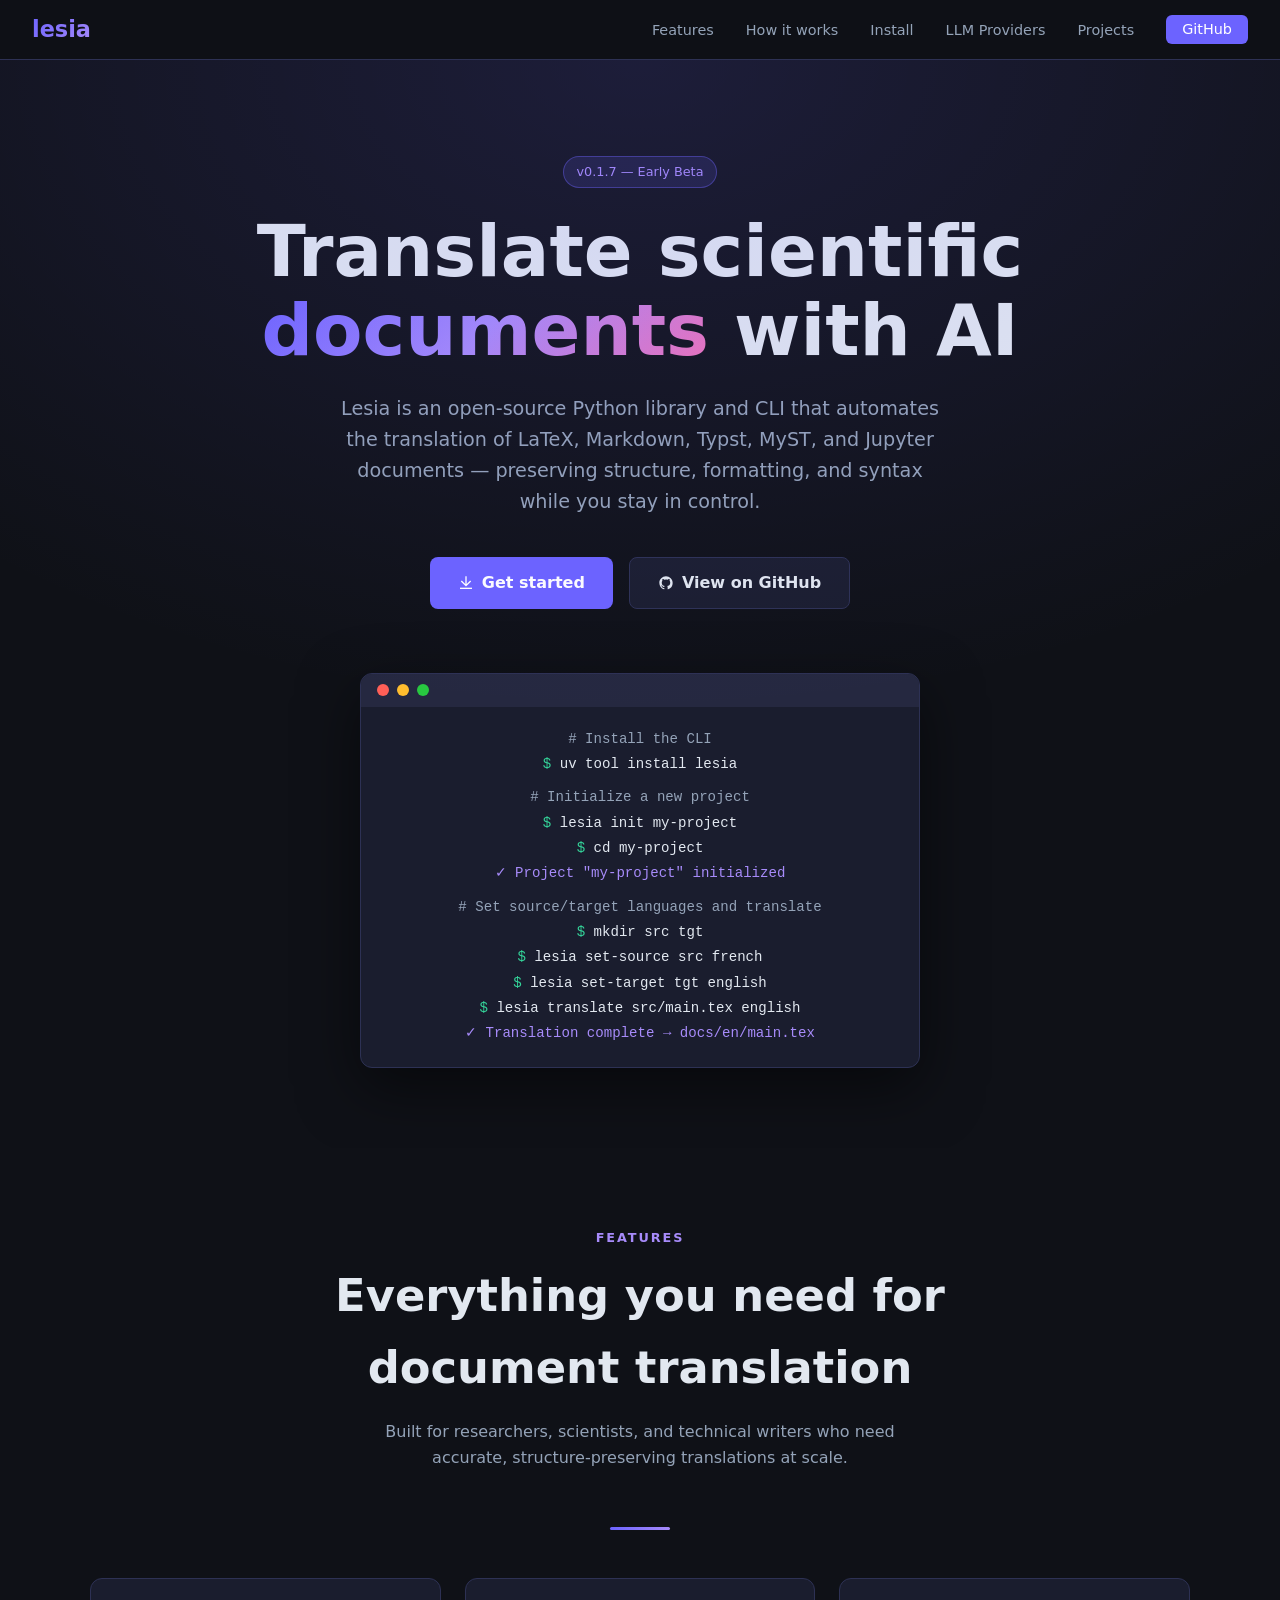
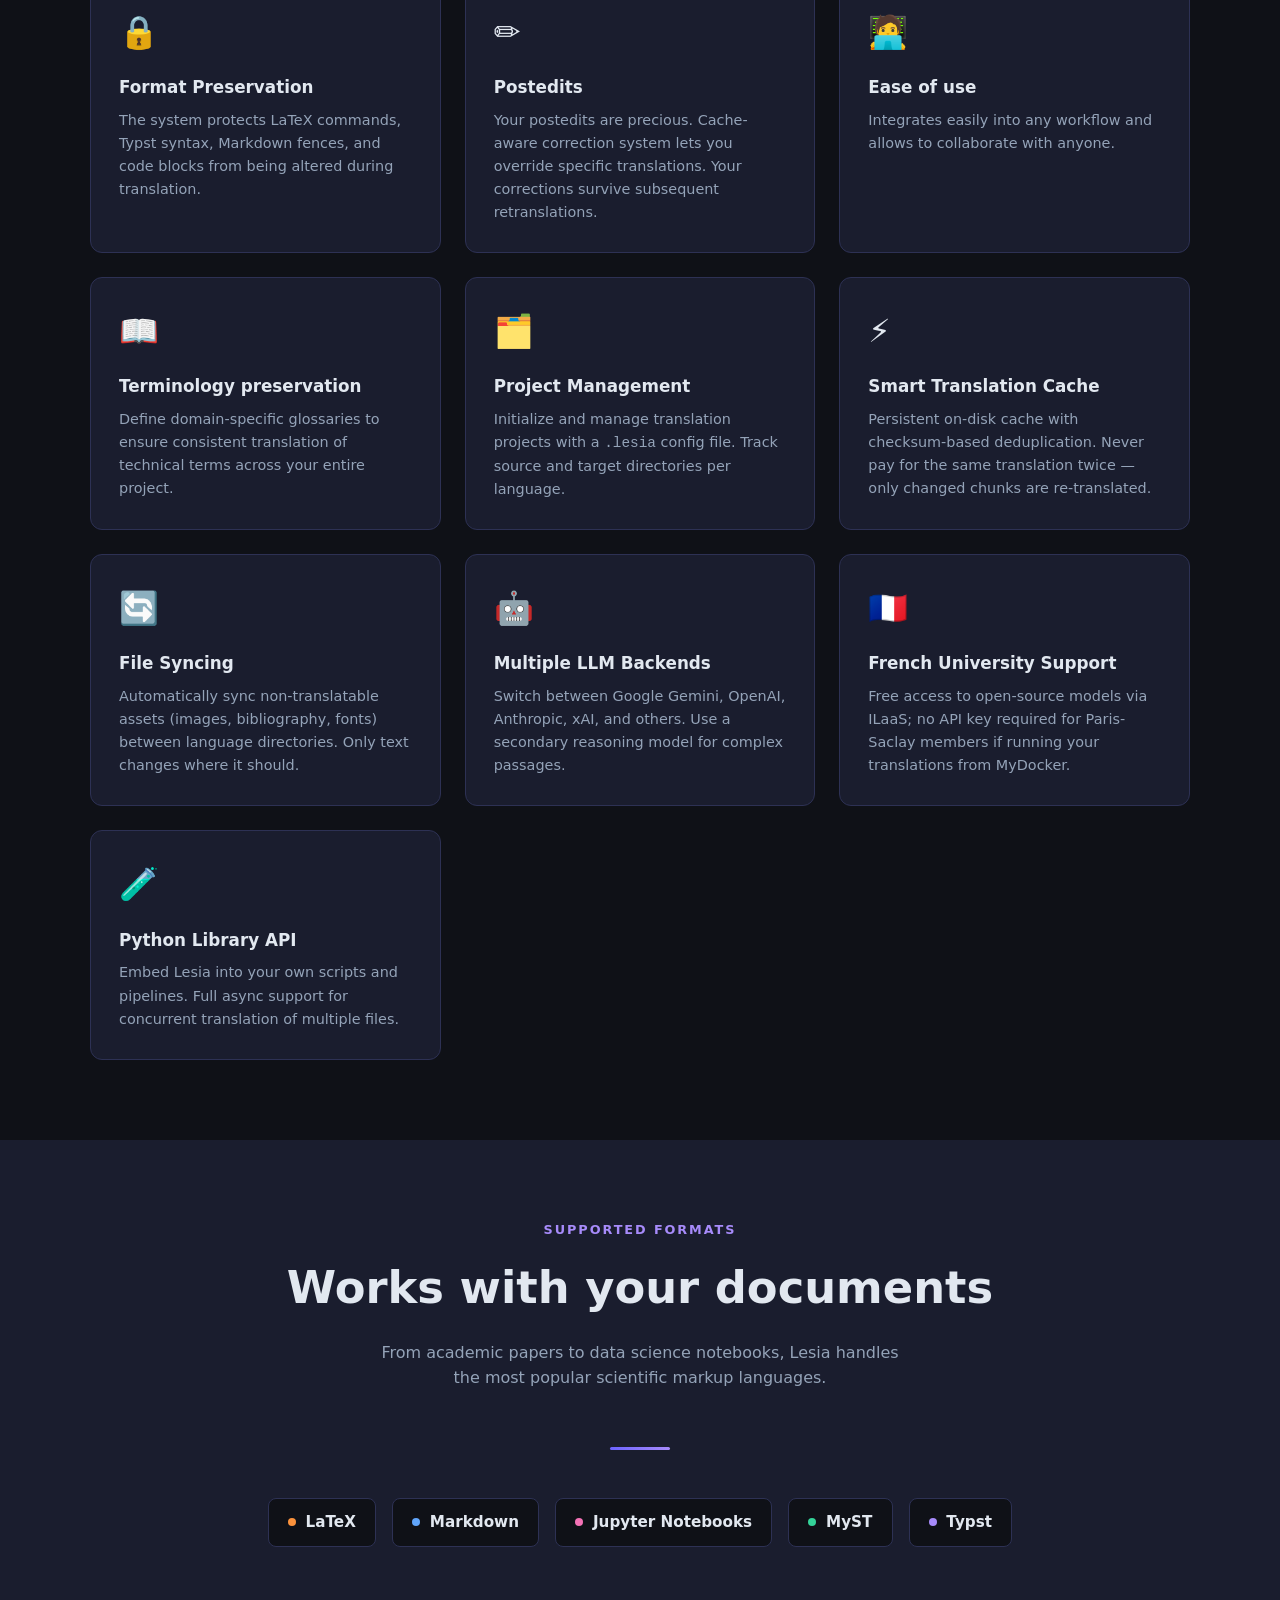
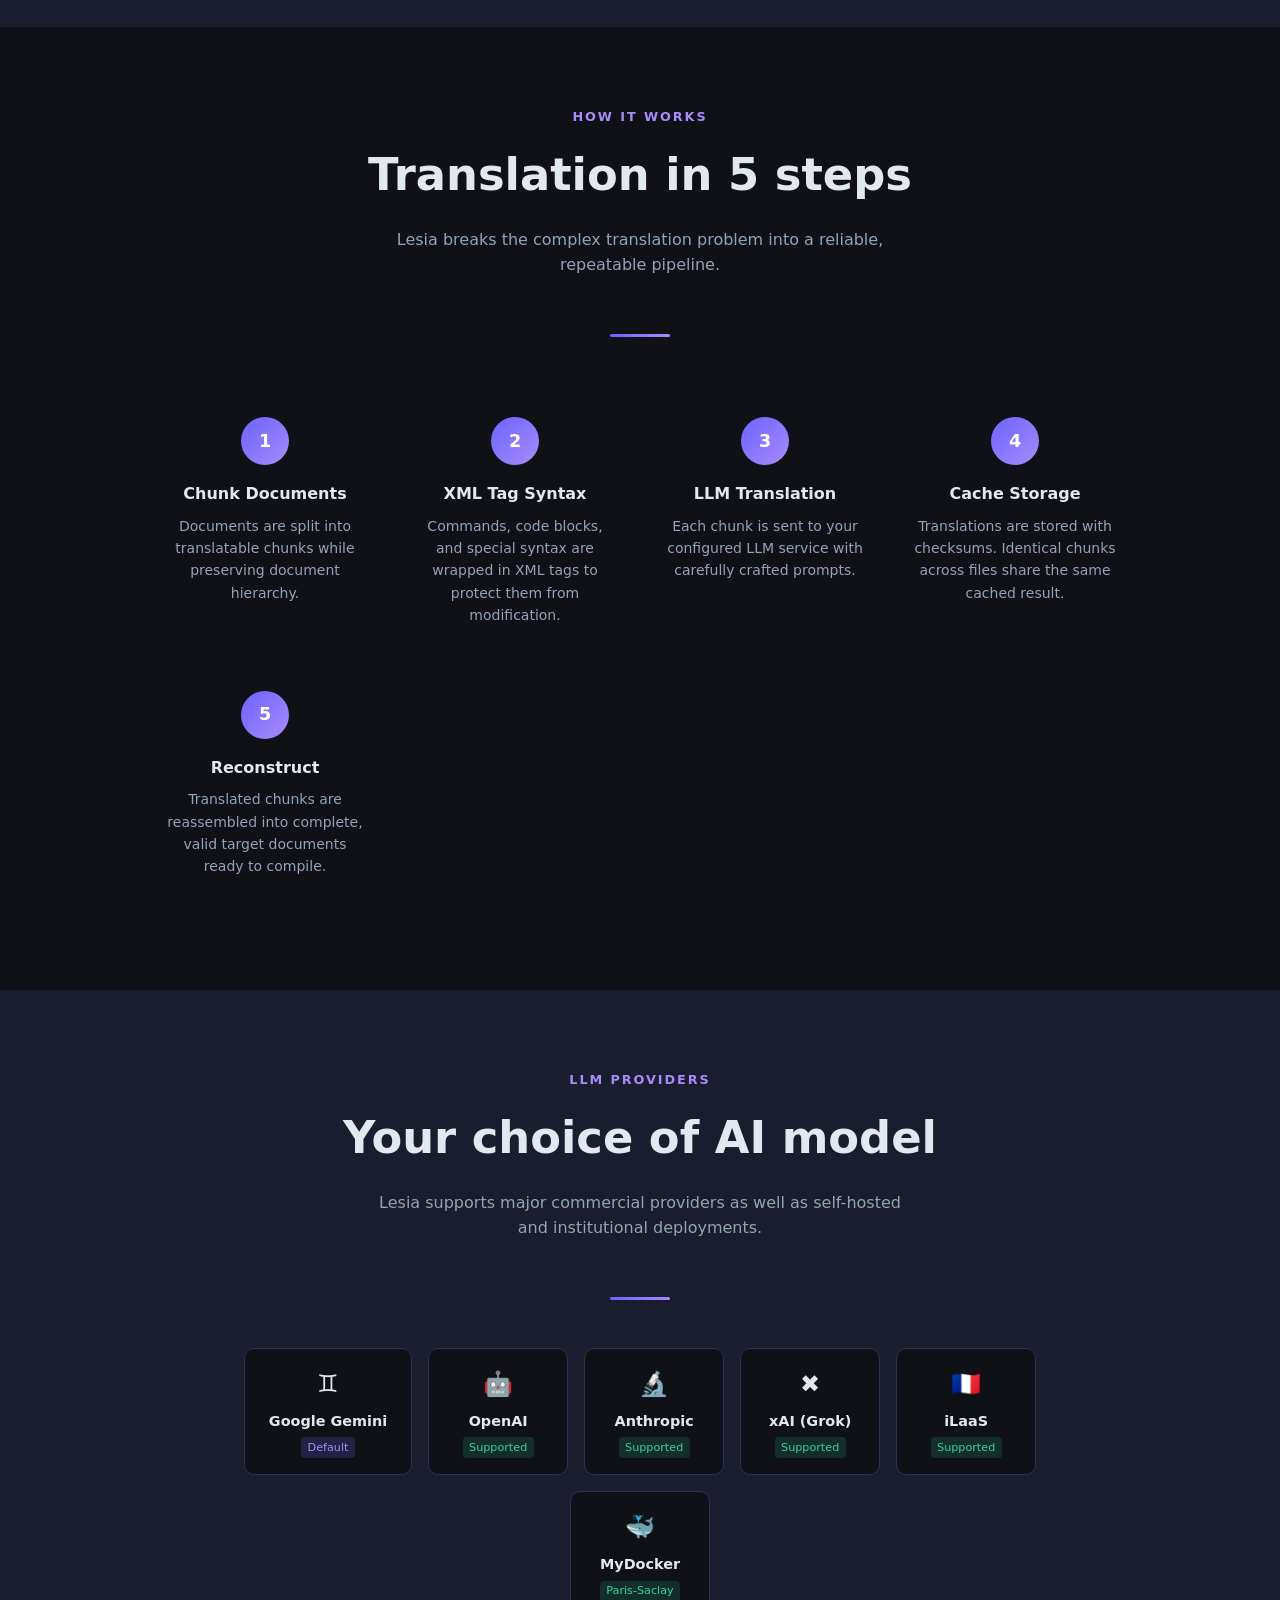
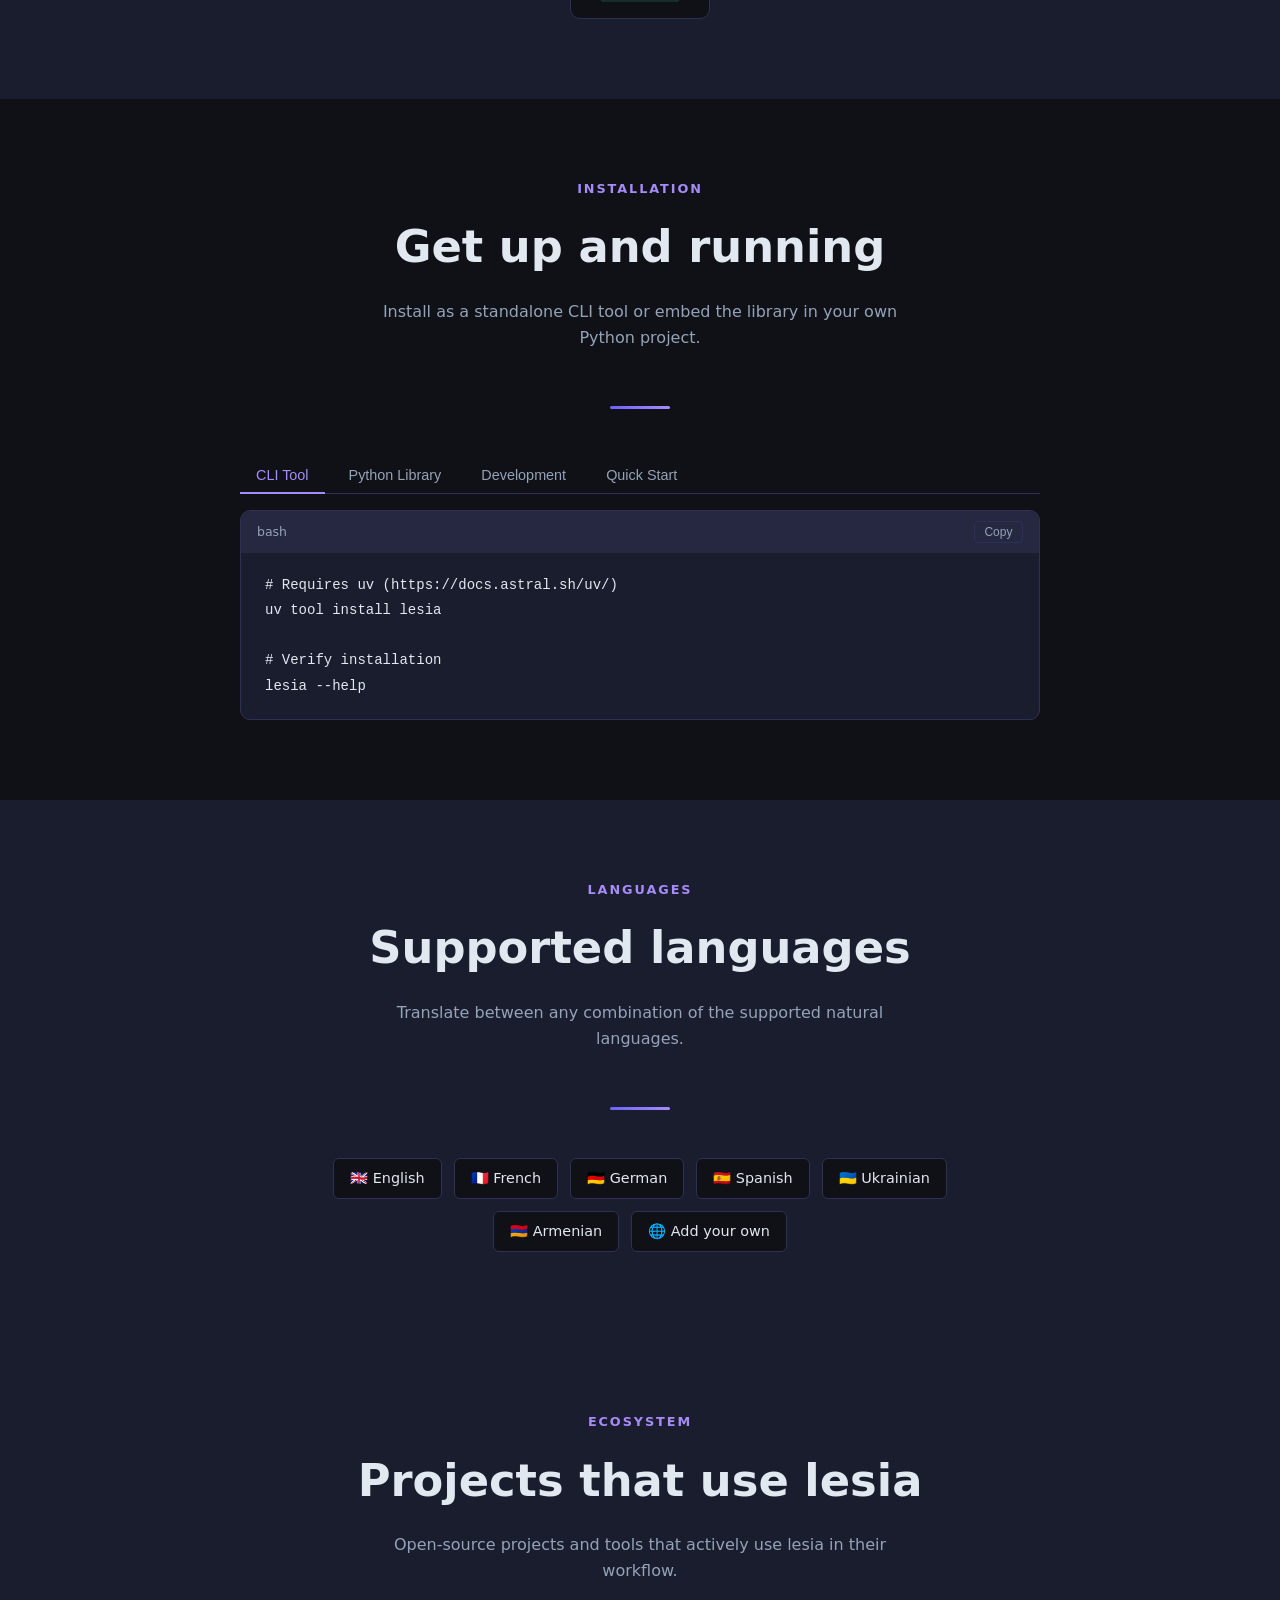
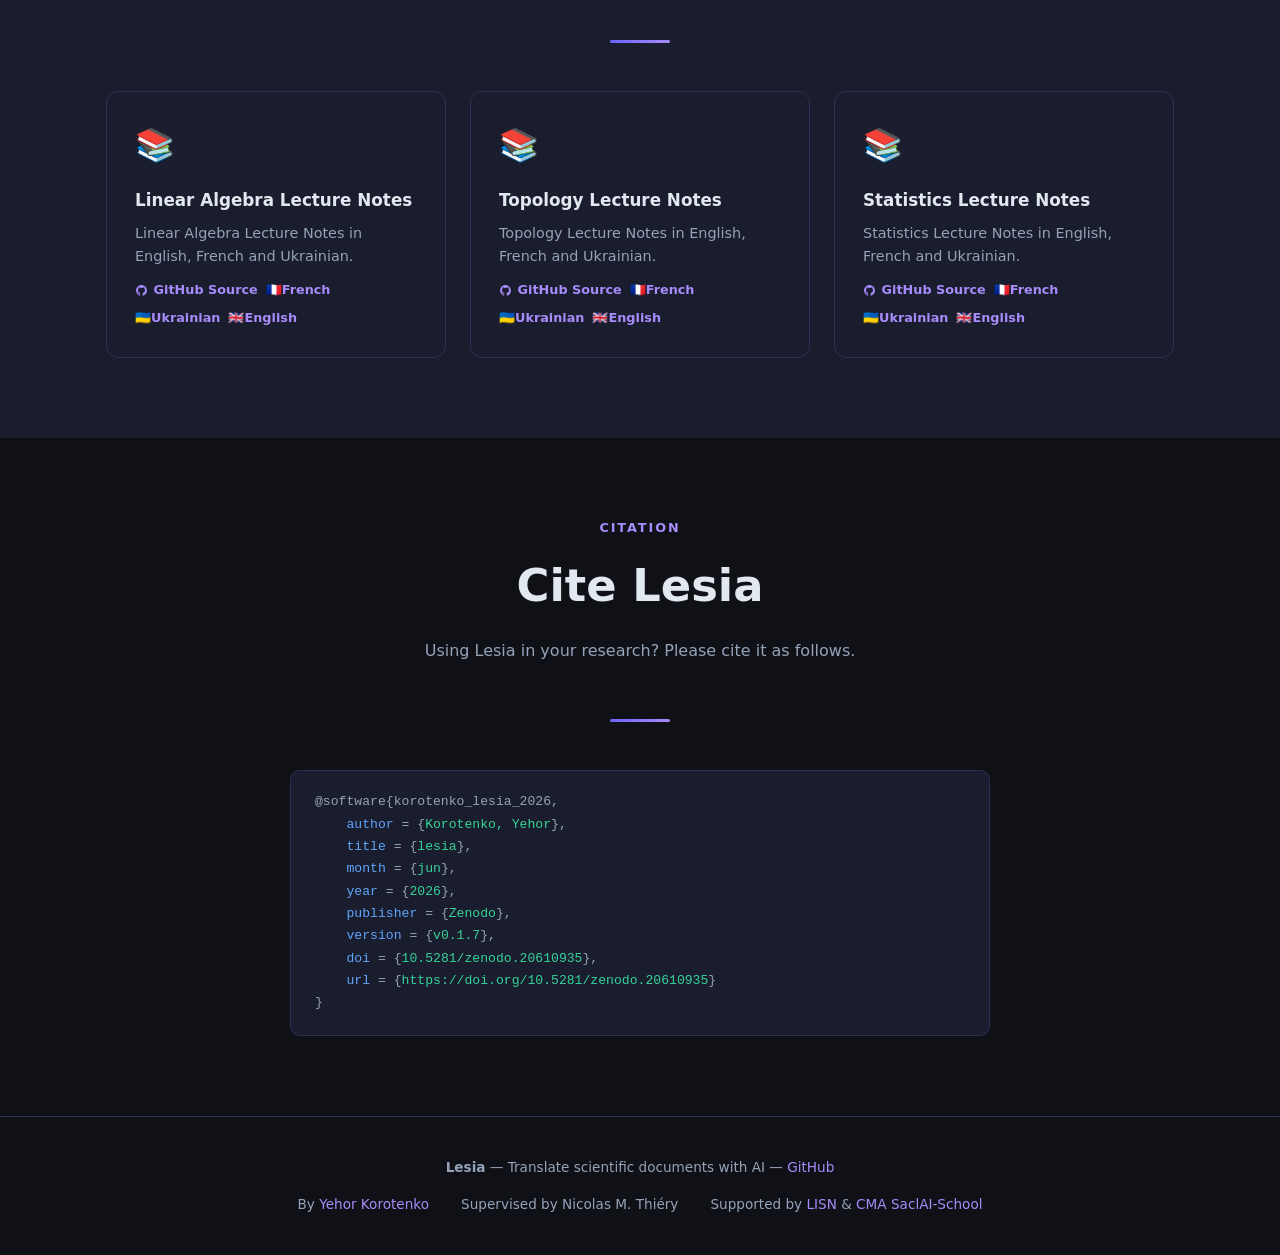
<file: docs/index.html>
<!DOCTYPE html>
<html lang="en">
<head>
  <meta charset="UTF-8" />
  <meta name="viewport" content="width=device-width, initial-scale=1.0" />
  <title>Lesia — Translate your scientific documents</title>
  <style>
    :root {
      --bg: #0f1117;
      --surface: #1a1d2e;
      --surface2: #252840;
      --accent: #6c63ff;
      --accent2: #a78bfa;
      --text: #e2e8f0;
      --muted: #94a3b8;
      --border: #2d3154;
      --green: #34d399;
      --orange: #fb923c;
      --blue: #60a5fa;
      --pink: #f472b6;
    }

    * { box-sizing: border-box; margin: 0; padding: 0; }

    html { scroll-behavior: smooth; }

    body {
      background: var(--bg);
      color: var(--text);
      font-family: 'Segoe UI', system-ui, -apple-system, sans-serif;
      line-height: 1.6;
    }

    /* NAV */
    nav {
      position: sticky;
      top: 0;
      z-index: 100;
      background: rgba(15, 17, 23, 0.85);
      backdrop-filter: blur(12px);
      border-bottom: 1px solid var(--border);
      padding: 0 2rem;
      display: flex;
      align-items: center;
      justify-content: space-between;
      height: 60px;
    }

    .nav-logo {
      font-size: 1.4rem;
      font-weight: 700;
      background: linear-gradient(135deg, var(--accent), var(--accent2));
      -webkit-background-clip: text;
      -webkit-text-fill-color: transparent;
      background-clip: text;
    }

    .nav-links {
      display: flex;
      gap: 2rem;
      list-style: none;
    }

    .nav-links a {
      color: var(--muted);
      text-decoration: none;
      font-size: 0.9rem;
      transition: color 0.2s;
    }

    .nav-links a:hover { color: var(--text); }

    .nav-cta {
      background: var(--accent);
      color: white !important;
      padding: 0.4rem 1rem;
      border-radius: 6px;
      transition: background 0.2s !important;
    }

    .nav-cta:hover { background: #5b52ee !important; color: white !important; }

    /* HERO */
    .hero {
      padding: 6rem 2rem 5rem;
      text-align: center;
      position: relative;
      overflow: hidden;
    }

    .hero::before {
      content: '';
      position: absolute;
      inset: 0;
      background: radial-gradient(ellipse 80% 60% at 50% 0%, rgba(108, 99, 255, 0.15), transparent);
      pointer-events: none;
    }

    .hero-badge {
      display: inline-block;
      background: rgba(108, 99, 255, 0.15);
      border: 1px solid rgba(108, 99, 255, 0.4);
      color: var(--accent2);
      font-size: 0.8rem;
      padding: 0.3rem 0.8rem;
      border-radius: 999px;
      margin-bottom: 1.5rem;
    }

    h1 {
      font-size: clamp(2.5rem, 6vw, 4.5rem);
      font-weight: 800;
      line-height: 1.1;
      margin-bottom: 1.5rem;
    }

    h1 span {
      background: linear-gradient(135deg, var(--accent), var(--accent2), var(--pink));
      -webkit-background-clip: text;
      -webkit-text-fill-color: transparent;
      background-clip: text;
    }

    .hero p {
      font-size: 1.2rem;
      color: var(--muted);
      max-width: 600px;
      margin: 0 auto 2.5rem;
    }

    .hero-buttons {
      display: flex;
      gap: 1rem;
      justify-content: center;
      flex-wrap: wrap;
    }

    .btn {
      display: inline-flex;
      align-items: center;
      gap: 0.5rem;
      padding: 0.75rem 1.75rem;
      border-radius: 8px;
      font-size: 1rem;
      font-weight: 600;
      text-decoration: none;
      transition: all 0.2s;
      cursor: pointer;
      border: none;
    }

    .btn-primary {
      background: var(--accent);
      color: white;
    }

    .btn-primary:hover {
      background: #5b52ee;
      transform: translateY(-1px);
      box-shadow: 0 8px 24px rgba(108, 99, 255, 0.35);
    }

    .btn-secondary {
      background: var(--surface);
      color: var(--text);
      border: 1px solid var(--border);
    }

    .btn-secondary:hover {
      background: var(--surface2);
      border-color: var(--accent);
    }

    /* TERMINAL */
    .terminal-wrapper {
      max-width: 560px;
      margin: 4rem auto 0;
      background: var(--surface);
      border: 1px solid var(--border);
      border-radius: 12px;
      overflow: hidden;
      box-shadow: 0 20px 60px rgba(0,0,0,0.5);
    }

    .terminal-bar {
      background: var(--surface2);
      padding: 0.65rem 1rem;
      display: flex;
      align-items: center;
      gap: 0.5rem;
    }

    .dot { width: 12px; height: 12px; border-radius: 50%; }
    .dot-red { background: #ff5f57; }
    .dot-yellow { background: #ffbd2e; }
    .dot-green { background: #28c840; }

    .terminal-body {
      padding: 1.25rem 1.5rem;
      font-family: 'Fira Code', 'Cascadia Code', 'Courier New', monospace;
      font-size: 0.88rem;
      line-height: 1.8;
    }

    .terminal-body .prompt { color: var(--green); }
    .terminal-body .cmd { color: var(--text); }
    .terminal-body .comment { color: var(--muted); }
    .terminal-body .output { color: var(--accent2); }

    /* SECTION COMMON */
    section { padding: 5rem 2rem; }

    .section-label {
      text-align: center;
      color: var(--accent2);
      font-size: 0.8rem;
      font-weight: 700;
      letter-spacing: 0.15em;
      text-transform: uppercase;
      margin-bottom: 0.75rem;
    }

    h2 {
      text-align: center;
      font-size: clamp(1.8rem, 4vw, 2.8rem);
      font-weight: 700;
      margin-bottom: 1rem;
    }

    .section-sub {
      text-align: center;
      color: var(--muted);
      max-width: 540px;
      margin: 0 auto 3.5rem;
    }

    /* FEATURES */
    .features-grid {
      display: grid;
      grid-template-columns: repeat(auto-fit, minmax(280px, 1fr));
      gap: 1.5rem;
      max-width: 1100px;
      margin: 0 auto;
    }

    .feature-card {
      background: var(--surface);
      border: 1px solid var(--border);
      border-radius: 12px;
      padding: 1.75rem;
      transition: border-color 0.2s, transform 0.2s;
    }

    .feature-card:hover {
      border-color: var(--accent);
      transform: translateY(-3px);
    }

    .feature-icon {
      font-size: 2rem;
      margin-bottom: 1rem;
    }

    .feature-card h3 {
      font-size: 1.05rem;
      font-weight: 700;
      margin-bottom: 0.5rem;
    }

    .feature-card p {
      color: var(--muted);
      font-size: 0.9rem;
    }

    /* FORMATS */
    .formats-section { background: var(--surface); }

    .formats-grid {
      display: flex;
      flex-wrap: wrap;
      gap: 1rem;
      justify-content: center;
      max-width: 800px;
      margin: 0 auto;
    }

    .format-pill {
      display: flex;
      align-items: center;
      gap: 0.6rem;
      background: var(--bg);
      border: 1px solid var(--border);
      border-radius: 8px;
      padding: 0.7rem 1.2rem;
      font-size: 0.95rem;
      font-weight: 600;
      transition: border-color 0.2s;
    }

    .format-pill:hover { border-color: var(--accent2); }
    .format-pill .dot-fmt { width: 8px; height: 8px; border-radius: 50%; }

    /* HOW IT WORKS */
    .steps {
      display: grid;
      grid-template-columns: repeat(auto-fit, minmax(220px, 1fr));
      gap: 0;
      max-width: 1000px;
      margin: 0 auto;
      position: relative;
    }

    .step {
      text-align: center;
      padding: 2rem 1.5rem;
      position: relative;
    }

    .step-num {
      width: 48px;
      height: 48px;
      border-radius: 50%;
      background: linear-gradient(135deg, var(--accent), var(--accent2));
      color: white;
      font-weight: 800;
      font-size: 1.1rem;
      display: flex;
      align-items: center;
      justify-content: center;
      margin: 0 auto 1rem;
    }

    .step h3 { font-size: 1rem; margin-bottom: 0.5rem; }
    .step p { color: var(--muted); font-size: 0.875rem; }

    /* LLM PROVIDERS */
    .providers-section { background: var(--surface); }

    .providers-grid {
      display: flex;
      flex-wrap: wrap;
      gap: 1rem;
      justify-content: center;
      max-width: 900px;
      margin: 0 auto;
    }

    .provider-card {
      background: var(--bg);
      border: 1px solid var(--border);
      border-radius: 10px;
      padding: 1rem 1.5rem;
      text-align: center;
      min-width: 140px;
      transition: border-color 0.2s, transform 0.2s;
    }

    .provider-card:hover {
      border-color: var(--accent2);
      transform: translateY(-2px);
    }

    .provider-card .provider-icon { font-size: 1.5rem; margin-bottom: 0.4rem; }
    .provider-card .provider-name { font-weight: 600; font-size: 0.9rem; }
    .provider-card .provider-tag {
      display: inline-block;
      background: rgba(52, 211, 153, 0.15);
      color: var(--green);
      font-size: 0.7rem;
      padding: 0.1rem 0.4rem;
      border-radius: 4px;
      margin-top: 0.25rem;
    }

    .provider-card .provider-tag.default {
      background: rgba(108, 99, 255, 0.2);
      color: var(--accent2);
    }

    /* INSTALL */
    .install-section {
      max-width: 800px;
      margin: 0 auto;
    }

    .install-tabs {
      display: flex;
      gap: 0.5rem;
      margin-bottom: 1rem;
      border-bottom: 1px solid var(--border);
      padding-bottom: 0;
    }

    .tab-btn {
      background: none;
      border: none;
      color: var(--muted);
      font-size: 0.9rem;
      padding: 0.6rem 1rem;
      cursor: pointer;
      border-bottom: 2px solid transparent;
      margin-bottom: -1px;
      transition: color 0.2s, border-color 0.2s;
    }

    .tab-btn.active {
      color: var(--accent2);
      border-bottom-color: var(--accent2);
    }

    .tab-panel { display: none; }
    .tab-panel.active { display: block; }

    .code-block {
      background: var(--surface);
      border: 1px solid var(--border);
      border-radius: 10px;
      overflow: hidden;
    }

    .code-block-header {
      background: var(--surface2);
      padding: 0.6rem 1rem;
      font-size: 0.78rem;
      color: var(--muted);
      display: flex;
      justify-content: space-between;
      align-items: center;
    }

    .copy-btn {
      background: none;
      border: 1px solid var(--border);
      color: var(--muted);
      font-size: 0.75rem;
      padding: 0.2rem 0.6rem;
      border-radius: 4px;
      cursor: pointer;
      transition: all 0.2s;
    }

    .copy-btn:hover { color: var(--text); border-color: var(--accent); }

    pre {
      padding: 1.25rem 1.5rem;
      font-family: 'Fira Code', 'Cascadia Code', monospace;
      font-size: 0.875rem;
      line-height: 1.8;
      overflow-x: auto;
      color: var(--text);
    }

    pre .kw { color: var(--pink); }
    pre .fn { color: var(--blue); }
    pre .str { color: var(--green); }
    pre .cm { color: var(--muted); }
    pre .num { color: var(--orange); }

    /* LANGUAGES */
    .languages-section { background: var(--surface); }

    .lang-grid {
      display: flex;
      flex-wrap: wrap;
      gap: 0.75rem;
      justify-content: center;
      max-width: 700px;
      margin: 0 auto;
    }

    .lang-chip {
      background: var(--bg);
      border: 1px solid var(--border);
      border-radius: 6px;
      padding: 0.5rem 1rem;
      font-size: 0.9rem;
      font-weight: 500;
      transition: border-color 0.2s;
    }

    .lang-chip:hover { border-color: var(--accent2); }

    /* PROJECTS */
    .projects-grid {
      display: grid;
      grid-template-columns: repeat(auto-fill, minmax(280px, 340px));
      gap: 1.5rem;
      max-width: 1100px;
      margin: 0 auto;
      justify-content: center;
    }

    .project-card {
      background: var(--surface);
      border: 1px solid var(--border);
      border-radius: 12px;
      padding: 1.75rem;
      transition: border-color 0.2s, transform 0.2s;
    }

    .project-card:hover {
      border-color: var(--accent);
      transform: translateY(-3px);
    }

    .project-card-header { display: none; }

    .project-icon {
      font-size: 2rem;
      margin-bottom: 1rem;
    }

    .project-card h3 {
      font-size: 1.05rem;
      font-weight: 700;
      margin-bottom: 0.5rem;
    }

    .project-card p {
      color: var(--muted);
      font-size: 0.9rem;
      margin-bottom: 0.75rem;
    }

    .project-links {
      display: flex;
      flex-wrap: wrap;
      gap: 0.5rem;
    }

    .project-link {
      display: inline-flex;
      align-items: center;
      gap: 0.35rem;
      color: var(--accent2);
      font-size: 0.8rem;
      font-weight: 600;
      text-decoration: none;
      transition: color 0.2s;
    }

    .project-link:hover { color: var(--text); }

    /* CITE */
    .cite-section {
      max-width: 700px;
      margin: 0 auto;
      text-align: center;
    }

    .cite-box {
      background: var(--surface);
      border: 1px solid var(--border);
      border-radius: 10px;
      padding: 1.25rem 1.5rem;
      text-align: left;
      font-family: 'Fira Code', monospace;
      font-size: 0.82rem;
      color: var(--muted);
      line-height: 1.7;
      margin-top: 2rem;
    }

    .cite-key { color: var(--blue); }
    .cite-val { color: var(--green); }

    /* FOOTER */
    footer {
      border-top: 1px solid var(--border);
      padding: 2.5rem 2rem;
      text-align: center;
      color: var(--muted);
      font-size: 0.85rem;
    }

    footer a { color: var(--accent2); text-decoration: none; }
    footer a:hover { text-decoration: underline; }

    .footer-credits {
      display: flex;
      justify-content: center;
      gap: 2rem;
      flex-wrap: wrap;
      margin-top: 1rem;
    }

    /* RESPONSIVE */
    @media (max-width: 640px) {
      .nav-links { display: none; }
      .steps { grid-template-columns: 1fr; }
    }

    /* DIVIDER */
    .divider {
      width: 60px;
      height: 3px;
      background: linear-gradient(90deg, var(--accent), var(--accent2));
      border-radius: 2px;
      margin: 0 auto 3rem;
    }
  </style>
</head>
<body>

<!-- NAV -->
<nav>
  <div class="nav-logo">lesia</div>
  <ul class="nav-links">
    <li><a href="#features">Features</a></li>
    <li><a href="#how-it-works">How it works</a></li>
    <li><a href="#install">Install</a></li>
    <li><a href="#providers">LLM Providers</a></li>
    <li><a href="#projects">Projects</a></li>
    <li><a href="https://github.com/DobbiKov/lesia" target="_blank" rel="noopener" class="nav-cta">GitHub</a></li>
  </ul>
</nav>

<!-- HERO -->
<section class="hero">
  <div class="hero-badge">v0.1.7 &mdash; Early Beta</div>
  <h1>Translate scientific<br /><span>documents</span> with AI</h1>
  <p>
    Lesia is an open-source Python library and CLI that automates the translation of
    LaTeX, Markdown, Typst, MyST, and Jupyter documents &mdash; preserving
    structure, formatting, and syntax while you stay in control.
  </p>
  <div class="hero-buttons">
    <a href="#install" class="btn btn-primary">
      <svg width="16" height="16" fill="none" stroke="currentColor" stroke-width="2" viewBox="0 0 24 24"><path d="M12 2v13M5 9l7 7 7-7"/><path d="M3 20h18"/></svg>
      Get started
    </a>
    <a href="https://github.com/DobbiKov/lesia" target="_blank" rel="noopener" class="btn btn-secondary">
      <svg width="16" height="16" fill="currentColor" viewBox="0 0 24 24"><path d="M12 2C6.477 2 2 6.484 2 12.017c0 4.425 2.865 8.18 6.839 9.504.5.092.682-.217.682-.483 0-.237-.008-.868-.013-1.703-2.782.605-3.369-1.343-3.369-1.343-.454-1.158-1.11-1.466-1.11-1.466-.908-.62.069-.608.069-.608 1.003.07 1.531 1.032 1.531 1.032.892 1.53 2.341 1.088 2.91.832.092-.647.35-1.088.636-1.338-2.22-.253-4.555-1.113-4.555-4.951 0-1.093.39-1.988 1.029-2.688-.103-.253-.446-1.272.098-2.65 0 0 .84-.27 2.75 1.026A9.564 9.564 0 0112 6.844c.85.004 1.705.115 2.504.337 1.909-1.296 2.747-1.027 2.747-1.027.546 1.379.202 2.398.1 2.651.64.7 1.028 1.595 1.028 2.688 0 3.848-2.339 4.695-4.566 4.92.359.31.678.921.678 1.856 0 1.338-.012 2.419-.012 2.747 0 .268.18.58.688.482A10.019 10.019 0 0022 12.017C22 6.484 17.522 2 12 2z"/></svg>
      View on GitHub
    </a>
  </div>

  <!-- TERMINAL -->
  <div class="terminal-wrapper">
    <div class="terminal-bar">
      <div class="dot dot-red"></div>
      <div class="dot dot-yellow"></div>
      <div class="dot dot-green"></div>
    </div>
    <div class="terminal-body">
      <div><span class="comment"># Install the CLI</span></div>
      <div><span class="prompt">$</span> <span class="cmd">uv tool install lesia</span></div>
      <div style="margin-top:0.5rem"><span class="comment"># Initialize a new project</span></div>
      <div><span class="prompt">$</span> <span class="cmd">lesia init my-project</span></div>
      <div><span class="prompt">$</span> <span class="cmd">cd my-project</span></div>
      <div><span class="output">✓ Project "my-project" initialized</span></div>
      <div style="margin-top:0.5rem"><span class="comment"># Set source/target languages and translate</span></div>
      <div><span class="prompt">$</span> <span class="cmd">mkdir src tgt</span></div>
      <div><span class="prompt">$</span> <span class="cmd">lesia set-source src french</span></div>
      <div><span class="prompt">$</span> <span class="cmd">lesia set-target tgt english</span></div>
      <div><span class="prompt">$</span> <span class="cmd">lesia translate src/main.tex english</span></div>
      <div><span class="output">✓ Translation complete → docs/en/main.tex</span></div>
    </div>
  </div>
</section>

<!-- FEATURES -->
<section id="features">
  <div class="section-label">Features</div>
  <h2>Everything you need for<br />document translation</h2>
  <p class="section-sub">Built for researchers, scientists, and technical writers who need accurate, structure-preserving translations at scale.</p>
  <div class="divider"></div>

  <div class="features-grid">
    <div class="feature-card">
      <div class="feature-icon">🔒</div>
      <h3>Format Preservation</h3>
      <p>The system protects LaTeX commands, Typst syntax, Markdown fences, and code blocks from being altered during translation.</p>
    </div>
    <div class="feature-card">
      <div class="feature-icon">✏️</div>
      <h3>Postedits</h3>
      <p>Your postedits are precious. Cache-aware correction system lets you override specific translations. Your corrections survive subsequent retranslations.</p>
    </div>
    <div class="feature-card">
      <div class="feature-icon">🧑‍💻</div>
      <h3>Ease of use</h3>
      <p>Integrates easily into any workflow and allows to collaborate with anyone.</p>
    </div>
    <div class="feature-card">
      <div class="feature-icon">📖</div>
      <h3>Terminology preservation</h3>
      <p>Define domain-specific glossaries to ensure consistent translation of technical terms across your entire project.</p>
    </div>
    <div class="feature-card">
      <div class="feature-icon">🗂️</div>
      <h3>Project Management</h3>
      <p>Initialize and manage translation projects with a <code>.lesia</code> config file. Track source and target directories per language.</p>
    </div>
    <div class="feature-card">
      <div class="feature-icon">⚡</div>
      <h3>Smart Translation Cache</h3>
      <p>Persistent on-disk cache with checksum-based deduplication. Never pay for the same translation twice — only changed chunks are re-translated.</p>
    </div>
    <div class="feature-card">
      <div class="feature-icon">🔄</div>
      <h3>File Syncing</h3>
      <p>Automatically sync non-translatable assets (images, bibliography, fonts) between language directories. Only text changes where it should.</p>
    </div>
    <div class="feature-card">
      <div class="feature-icon">🤖</div>
      <h3>Multiple LLM Backends</h3>
      <p>Switch between Google Gemini, OpenAI, Anthropic, xAI, and others. Use a secondary reasoning model for complex passages.</p>
    </div>
    <div class="feature-card">
      <div class="feature-icon">🇫🇷</div>
      <h3>French University Support</h3>
      <p>Free access to open-source models via ILaaS; no API key required for Paris-Saclay members if running your translations from MyDocker.</p>
    </div>
    <div class="feature-card">
      <div class="feature-icon">🧪</div>
      <h3>Python Library API</h3>
      <p>Embed Lesia into your own scripts and pipelines. Full async support for concurrent translation of multiple files.</p>
    </div>
  </div>
</section>

<!-- FORMATS -->
<section id="formats" class="formats-section">
  <div class="section-label">Supported Formats</div>
  <h2>Works with your documents</h2>
  <p class="section-sub">From academic papers to data science notebooks, Lesia handles the most popular scientific markup languages.</p>
  <div class="divider"></div>

  <div class="formats-grid">
    <div class="format-pill">
      <div class="dot-fmt" style="background: #fb923c;"></div> LaTeX
    </div>
    <div class="format-pill">
      <div class="dot-fmt" style="background: #60a5fa;"></div> Markdown
    </div>
    <div class="format-pill">
      <div class="dot-fmt" style="background: #f472b6;"></div> Jupyter Notebooks
    </div>
    <div class="format-pill">
      <div class="dot-fmt" style="background: #34d399;"></div> MyST
    </div>
    <div class="format-pill">
      <div class="dot-fmt" style="background: #a78bfa;"></div> Typst
    </div>
  </div>
</section>

<!-- HOW IT WORKS -->
<section id="how-it-works">
  <div class="section-label">How it works</div>
  <h2>Translation in 5 steps</h2>
  <p class="section-sub">Lesia breaks the complex translation problem into a reliable, repeatable pipeline.</p>
  <div class="divider"></div>

  <div class="steps">
    <div class="step">
      <div class="step-num">1</div>
      <h3>Chunk Documents</h3>
      <p>Documents are split into translatable chunks while preserving document hierarchy.</p>
    </div>
    <div class="step">
      <div class="step-num">2</div>
      <h3>XML Tag Syntax</h3>
      <p>Commands, code blocks, and special syntax are wrapped in XML tags to protect them from modification.</p>
    </div>
    <div class="step">
      <div class="step-num">3</div>
      <h3>LLM Translation</h3>
      <p>Each chunk is sent to your configured LLM service with carefully crafted prompts.</p>
    </div>
    <div class="step">
      <div class="step-num">4</div>
      <h3>Cache Storage</h3>
      <p>Translations are stored with checksums. Identical chunks across files share the same cached result.</p>
    </div>
    <div class="step">
      <div class="step-num">5</div>
      <h3>Reconstruct</h3>
      <p>Translated chunks are reassembled into complete, valid target documents ready to compile.</p>
    </div>
  </div>
</section>

<!-- PROVIDERS -->
<section id="providers" class="providers-section">
  <div class="section-label">LLM Providers</div>
  <h2>Your choice of AI model</h2>
  <p class="section-sub">Lesia supports major commercial providers as well as self-hosted and institutional deployments.</p>
  <div class="divider"></div>

  <div class="providers-grid">
    <div class="provider-card">
      <div class="provider-icon">♊</div>
      <div class="provider-name">Google Gemini</div>
      <div class="provider-tag default">Default</div>
    </div>
    <div class="provider-card">
      <div class="provider-icon">🤖</div>
      <div class="provider-name">OpenAI</div>
      <div class="provider-tag">Supported</div>
    </div>
    <div class="provider-card">
      <div class="provider-icon">🔬</div>
      <div class="provider-name">Anthropic</div>
      <div class="provider-tag">Supported</div>
    </div>
    <div class="provider-card">
      <div class="provider-icon">✖️</div>
      <div class="provider-name">xAI (Grok)</div>
      <div class="provider-tag">Supported</div>
    </div>
    <div class="provider-card">
      <div class="provider-icon">🇫🇷</div>
      <div class="provider-name">iLaaS</div>
      <div class="provider-tag">Supported</div>
    </div>
    <div class="provider-card">
      <div class="provider-icon">🐳</div>
      <div class="provider-name">MyDocker</div>
      <div class="provider-tag">Paris-Saclay</div>
    </div>
  </div>
</section>

<!-- INSTALL -->
<section id="install">
  <div class="section-label">Installation</div>
  <h2>Get up and running</h2>
  <p class="section-sub">Install as a standalone CLI tool or embed the library in your own Python project.</p>
  <div class="divider"></div>

  <div class="install-section">
    <div class="install-tabs">
      <button class="tab-btn active" onclick="switchTab(this, 'tab-cli')">CLI Tool</button>
      <button class="tab-btn" onclick="switchTab(this, 'tab-lib')">Python Library</button>
      <button class="tab-btn" onclick="switchTab(this, 'tab-dev')">Development</button>
      <button class="tab-btn" onclick="switchTab(this, 'tab-quickstart')">Quick Start</button>
    </div>

    <div id="tab-cli" class="tab-panel active">
      <div class="code-block">
        <div class="code-block-header">
          <span>bash</span>
          <button class="copy-btn" onclick="copyCode(this)">Copy</button>
        </div>
        <pre># Requires uv (https://docs.astral.sh/uv/)
uv tool install lesia

# Verify installation
lesia --help</pre>
      </div>
    </div>

    <div id="tab-lib" class="tab-panel">
      <div class="code-block">
        <div class="code-block-header">
          <span>bash</span>
          <button class="copy-btn" onclick="copyCode(this)">Copy</button>
        </div>
        <pre># pip
pip install lesia

# uv
uv add lesia</pre>
      </div>
    </div>

    <div id="tab-dev" class="tab-panel">
      <div class="code-block">
        <div class="code-block-header">
          <span>bash</span>
          <button class="copy-btn" onclick="copyCode(this)">Copy</button>
        </div>
        <pre>git clone https://github.com/DobbiKov/lesia
cd lesia
uv sync

# Run tests
uv run pytest</pre>
      </div>
    </div>

    <div id="tab-quickstart" class="tab-panel">
      <div class="code-block">
        <div class="code-block-header">
          <span>python</span>
          <button class="copy-btn" onclick="copyCode(this)">Copy</button>
        </div>
        <pre><span class="kw">import</span> asyncio
<span class="kw">from</span> lesia.project_manager <span class="kw">import</span> init_project
<span class="kw">from</span> lesia.enums <span class="kw">import</span> Language

<span class="cm"># Initialize project</span>
project = <span class="fn">init_project</span>(<span class="str">"my_project"</span>, <span class="str">"/path/to/root"</span>)

<span class="cm"># Configure source</span>
project.<span class="fn">set_source_directory</span>(<span class="str">"docs_fr"</span>, Language.FRENCH)
project.<span class="fn">add_target_language</span>(Language.ENGLISH)
project.<span class="fn">set_file_translatability</span>(<span class="str">"docs_fr/main.tex"</span>, <span class="kw">True</span>)

<span class="cm"># Sync static assets and translate</span>
project.<span class="fn">sync_untranslatable_files</span>()
asyncio.<span class="fn">run</span>(project.<span class="fn">translate_single_file</span>(
    <span class="str">"docs_fr/main.tex"</span>, Language.ENGLISH, <span class="kw">None</span>
))</pre>
      </div>
    </div>
  </div>
</section>

<!-- LANGUAGES -->
<section class="languages-section">
  <div class="section-label">Languages</div>
  <h2>Supported languages</h2>
  <p class="section-sub">Translate between any combination of the supported natural languages.</p>
  <div class="divider"></div>

  <div class="lang-grid">
    <div class="lang-chip">🇬🇧 English</div>
    <div class="lang-chip">🇫🇷 French</div>
    <div class="lang-chip">🇩🇪 German</div>
    <div class="lang-chip">🇪🇸 Spanish</div>
    <div class="lang-chip">🇺🇦 Ukrainian</div>
    <div class="lang-chip">🇦🇲 Armenian</div>
    <div class="lang-chip">🌐 Add your own</div>
  </div>
</section>

<!-- PROJECTS -->
<section id="projects" class="languages-section">
  <div class="section-label">Ecosystem</div>
  <h2>Projects that use lesia</h2>
  <p class="section-sub">Open-source projects and tools that actively use lesia in their workflow.</p>
  <div class="divider"></div>

  <div class="projects-grid">
    <div class="project-card">
      <div class="project-icon">📚</div>
      <h3>Linear Algebra Lecture Notes</h3>
      <p>Linear Algebra Lecture Notes in English, French and Ukrainian.</p>
      <div class="project-links">
        <a href="https://github.com/DobbiKov/semester4-lecture-notes/tree/main/linalg_translation" target="_blank" rel="noopener" class="project-link">
          <svg width="13" height="13" fill="currentColor" viewBox="0 0 24 24"><path d="M12 2C6.477 2 2 6.484 2 12.017c0 4.425 2.865 8.18 6.839 9.504.5.092.682-.217.682-.483 0-.237-.008-.868-.013-1.703-2.782.605-3.369-1.343-3.369-1.343-.454-1.158-1.11-1.466-1.11-1.466-.908-.62.069-.608.069-.608 1.003.07 1.531 1.032 1.531 1.032.892 1.53 2.341 1.088 2.91.832.092-.647.35-1.088.636-1.338-2.22-.253-4.555-1.113-4.555-4.951 0-1.093.39-1.988 1.029-2.688-.103-.253-.446-1.272.098-2.65 0 0 .84-.27 2.75 1.026A9.564 9.564 0 0112 6.844c.85.004 1.705.115 2.504.337 1.909-1.296 2.747-1.027 2.747-1.027.546 1.379.202 2.398.1 2.651.64.7 1.028 1.595 1.028 2.688 0 3.848-2.339 4.695-4.566 4.92.359.31.678.921.678 1.856 0 1.338-.012 2.419-.012 2.747 0 .268.18.58.688.482A10.019 10.019 0 0022 12.017C22 6.484 17.522 2 12 2z"/></svg>
          GitHub Source
        </a>
        <a href="https://dobbikov.github.io/semester4-lecture-notes/linalg.pdf" target="_blank" rel="noopener" class="project-link">
          🇫🇷French
        </a>
        <a href="https://dobbikov.github.io/semester4-lecture-notes/linalg_ua.pdf" target="_blank" rel="noopener" class="project-link">
          🇺🇦Ukrainian
        </a>
        <a href="https://dobbikov.github.io/semester4-lecture-notes/linalg_en.pdf" target="_blank" rel="noopener" class="project-link">
          🇬🇧English
        </a>
      </div>
    </div>
    <div class="project-card">
      <div class="project-icon">📚</div>
      <h3>Topology Lecture Notes</h3>
      <p>Topology Lecture Notes in English, French and Ukrainian.</p>
      <div class="project-links">
        <a href="https://github.com/DobbiKov/semester4-lecture-notes/tree/main/analyse" target="_blank" rel="noopener" class="project-link">
          <svg width="13" height="13" fill="currentColor" viewBox="0 0 24 24"><path d="M12 2C6.477 2 2 6.484 2 12.017c0 4.425 2.865 8.18 6.839 9.504.5.092.682-.217.682-.483 0-.237-.008-.868-.013-1.703-2.782.605-3.369-1.343-3.369-1.343-.454-1.158-1.11-1.466-1.11-1.466-.908-.62.069-.608.069-.608 1.003.07 1.531 1.032 1.531 1.032.892 1.53 2.341 1.088 2.91.832.092-.647.35-1.088.636-1.338-2.22-.253-4.555-1.113-4.555-4.951 0-1.093.39-1.988 1.029-2.688-.103-.253-.446-1.272.098-2.65 0 0 .84-.27 2.75 1.026A9.564 9.564 0 0112 6.844c.85.004 1.705.115 2.504.337 1.909-1.296 2.747-1.027 2.747-1.027.546 1.379.202 2.398.1 2.651.64.7 1.028 1.595 1.028 2.688 0 3.848-2.339 4.695-4.566 4.92.359.31.678.921.678 1.856 0 1.338-.012 2.419-.012 2.747 0 .268.18.58.688.482A10.019 10.019 0 0022 12.017C22 6.484 17.522 2 12 2z"/></svg>
          GitHub Source
        </a>
        <a href="https://dobbikov.github.io/semester4-lecture-notes/analyse.pdf" target="_blank" rel="noopener" class="project-link">
          🇫🇷French
        </a>
        <a href="https://dobbikov.github.io/semester4-lecture-notes/analyse_ua.pdf" target="_blank" rel="noopener" class="project-link">
          🇺🇦Ukrainian
        </a>
        <a href="https://dobbikov.github.io/semester4-lecture-notes/analyse_en.pdf" target="_blank" rel="noopener" class="project-link">
          🇬🇧English
        </a>
      </div>
    </div>
    <div class="project-card">
      <div class="project-icon">📚</div>
      <h3>Statistics Lecture Notes</h3>
      <p>Statistics Lecture Notes in English, French and Ukrainian.</p>
      <div class="project-links">
        <a href="https://github.com/DobbiKov/semester6-lecture-notes/tree/main/stats" target="_blank" rel="noopener" class="project-link">
          <svg width="13" height="13" fill="currentColor" viewBox="0 0 24 24"><path d="M12 2C6.477 2 2 6.484 2 12.017c0 4.425 2.865 8.18 6.839 9.504.5.092.682-.217.682-.483 0-.237-.008-.868-.013-1.703-2.782.605-3.369-1.343-3.369-1.343-.454-1.158-1.11-1.466-1.11-1.466-.908-.62.069-.608.069-.608 1.003.07 1.531 1.032 1.531 1.032.892 1.53 2.341 1.088 2.91.832.092-.647.35-1.088.636-1.338-2.22-.253-4.555-1.113-4.555-4.951 0-1.093.39-1.988 1.029-2.688-.103-.253-.446-1.272.098-2.65 0 0 .84-.27 2.75 1.026A9.564 9.564 0 0112 6.844c.85.004 1.705.115 2.504.337 1.909-1.296 2.747-1.027 2.747-1.027.546 1.379.202 2.398.1 2.651.64.7 1.028 1.595 1.028 2.688 0 3.848-2.339 4.695-4.566 4.92.359.31.678.921.678 1.856 0 1.338-.012 2.419-.012 2.747 0 .268.18.58.688.482A10.019 10.019 0 0022 12.017C22 6.484 17.522 2 12 2z"/></svg>
          GitHub Source
        </a>
        <a href="https://dobbikov.github.io/semester6-lecture-notes/stats.pdf" target="_blank" rel="noopener" class="project-link">
          🇫🇷French
        </a>
        <a href="https://dobbikov.github.io/semester6-lecture-notes/stats_ua.pdf" target="_blank" rel="noopener" class="project-link">
          🇺🇦Ukrainian
        </a>
        <a href="https://dobbikov.github.io/semester6-lecture-notes/stats_en.pdf" target="_blank" rel="noopener" class="project-link">
          🇬🇧English
        </a>
      </div>
    </div>
  </div>
</section>

<!-- CITE -->
<section id="cite">
  <div class="cite-section">
    <div class="section-label">Citation</div>
    <h2>Cite Lesia</h2>
    <p class="section-sub">Using Lesia in your research? Please cite it as follows.</p>
    <div class="divider"></div>

    <div class="cite-box">
      @software{korotenko_lesia_2026,<br/>
        &nbsp;&nbsp;&nbsp;&nbsp;<span class="cite-key">author</span>    = {<span class="cite-val">Korotenko, Yehor</span>},<br/>
        &nbsp;&nbsp;&nbsp;&nbsp;<span class="cite-key">title</span>     = {<span class="cite-val">lesia</span>},<br/>
        &nbsp;&nbsp;&nbsp;&nbsp;<span class="cite-key">month</span>     = {<span class="cite-val">jun</span>},<br/>
        &nbsp;&nbsp;&nbsp;&nbsp;<span class="cite-key">year</span>      = {<span class="cite-val">2026</span>},<br/>
        &nbsp;&nbsp;&nbsp;&nbsp;<span class="cite-key">publisher</span> = {<span class="cite-val">Zenodo</span>},<br/>
        &nbsp;&nbsp;&nbsp;&nbsp;<span class="cite-key">version</span>   = {<span class="cite-val">v0.1.7</span>},<br/>
        &nbsp;&nbsp;&nbsp;&nbsp;<span class="cite-key">doi</span>       = {<span class="cite-val">10.5281/zenodo.20610935</span>},<br/>
        &nbsp;&nbsp;&nbsp;&nbsp;<span class="cite-key">url</span>       = {<span class="cite-val">https://doi.org/10.5281/zenodo.20610935</span>}<br/>
      }
    </div>
  </div>
</section>

<!-- FOOTER -->
<footer>
  <div>
    <strong>Lesia</strong> &mdash; Translate scientific documents with AI &mdash;
    <a href="https://github.com/DobbiKov/lesia" target="_blank" rel="noopener">GitHub</a>
  </div>
  <div class="footer-credits">
    <span>By <a href="https://github.com/DobbiKov" target="_blank" rel="noopener">Yehor Korotenko</a></span>
    <span>Supervised by Nicolas M. Thiéry</span>
    <span>Supported by <a href="https://www.lisn.upsaclay.fr/" target="_blank" rel="noopener">LISN</a> &amp; <a href="https://www.dataia.eu/formations/saclai-school" target="_blank" rel="noopener">CMA SaclAI-School</a></span>
  </div>
</footer>

<script>
  function switchTab(btn, tabId) {
    document.querySelectorAll('.tab-btn').forEach(b => b.classList.remove('active'));
    document.querySelectorAll('.tab-panel').forEach(p => p.classList.remove('active'));
    btn.classList.add('active');
    document.getElementById(tabId).classList.add('active');
  }

  function copyCode(btn) {
    const pre = btn.closest('.code-block').querySelector('pre');
    const text = pre.innerText;
    navigator.clipboard.writeText(text).then(() => {
      const orig = btn.textContent;
      btn.textContent = 'Copied!';
      setTimeout(() => btn.textContent = orig, 1500);
    });
  }
</script>

</body>
</html>
</file>
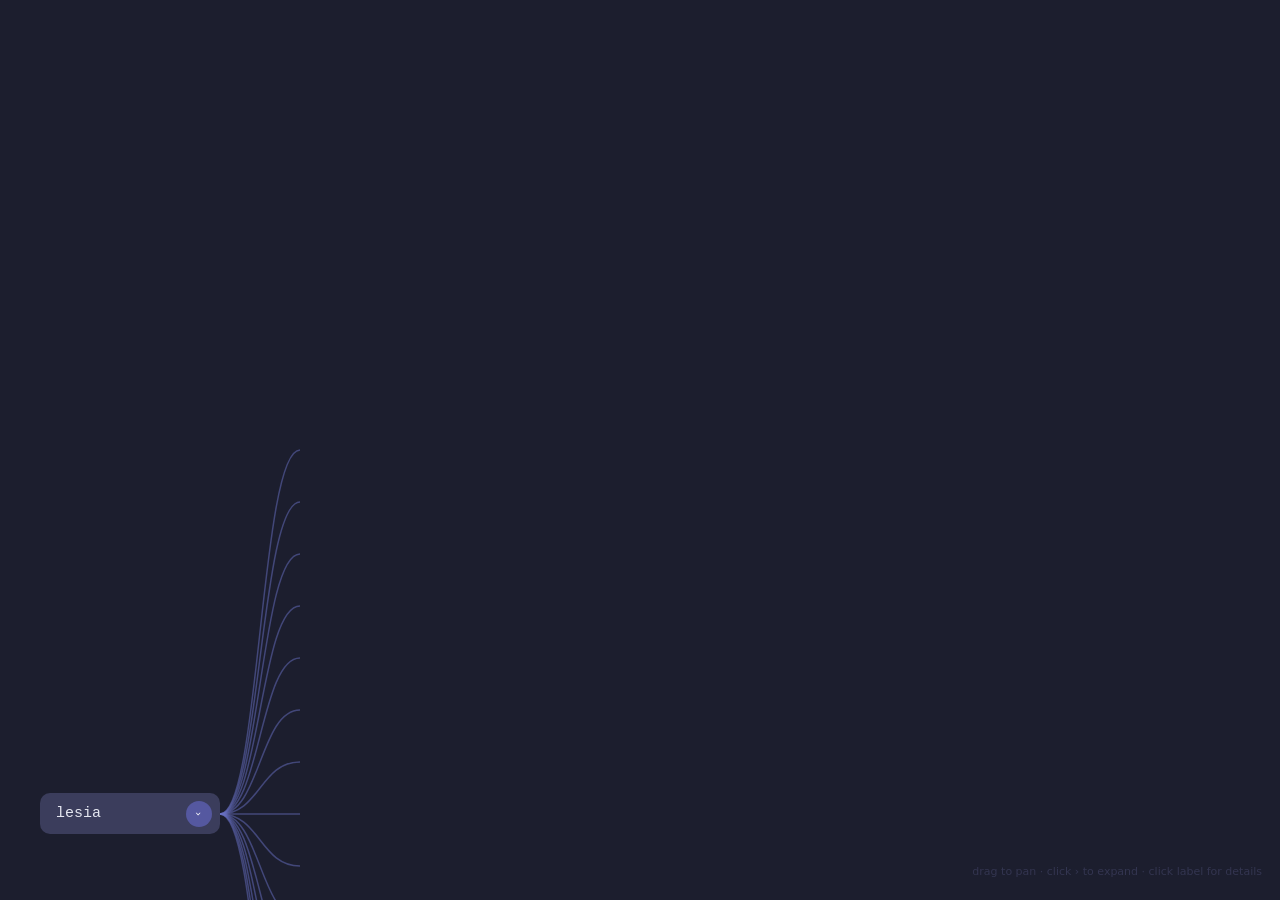
<file: cli-mindmap.html>
<!DOCTYPE html>
<html lang="en">
<head>
<meta charset="UTF-8">
<title>LESIA CLI — Mind Map</title>
<style>
  *, *::before, *::after { box-sizing: border-box; margin: 0; padding: 0; }

  body {
    background: #1c1e2e;
    color: #e4e6f0;
    font-family: system-ui, -apple-system, sans-serif;
    height: 100vh;
    overflow: hidden;
    cursor: grab;
  }
  body.dragging { cursor: grabbing; }

  #viewport {
    position: absolute;
    inset: 0;
    overflow: hidden;
  }

  #world {
    position: absolute;
    top: 0; left: 0;
    transform-origin: 0 0;
  }

  svg#lines {
    position: absolute;
    top: 0; left: 0;
    width: 9999px;
    height: 9999px;
    pointer-events: none;
    overflow: visible;
  }

  /* ── PILLS ── */
  .node {
    position: absolute;
    display: flex;
    align-items: center;
    border-radius: 10px;
    font-family: 'Courier New', monospace;
    font-size: 13px;
    white-space: nowrap;
    background: #23253a;
    transition: background 0.12s;
    cursor: pointer;
  }
  .node:hover { background: #2b2d46; }
  .node.root {
    background: #3b3d5c;
    font-size: 15px;
    font-weight: 500;
    cursor: default;
  }
  .node.root:hover { background: #3b3d5c; }

  .node-label {
    padding: 12px 16px;
    flex: 1;
  }

  .node-btn {
    width: 26px;
    height: 26px;
    border-radius: 50%;
    margin-right: 8px;
    background: #2e3050;
    display: flex;
    align-items: center;
    justify-content: center;
    font-size: 11px;
    color: #7072a0;
    flex-shrink: 0;
    transition: background 0.12s, color 0.12s, transform 0.2s;
    font-family: system-ui;
  }
  .node:hover .node-btn { background: #5558a0; color: #fff; }
  .node-btn.expanded { transform: rotate(90deg); background: #5558a0; color: #fff; }

  /* ── DETAIL PANEL ── */
  #detail {
    position: fixed;
    bottom: 0; left: 0; right: 0;
    background: #20223a;
    border-top: 1px solid #2c2e48;
    padding: 16px 28px 18px;
    transform: translateY(100%);
    transition: transform 0.25s cubic-bezier(0.4,0,0.2,1);
    z-index: 100;
    cursor: default;
  }
  #detail.open { transform: translateY(0); }
  #d-close {
    position: absolute; top: 12px; right: 16px;
    background: none; border: none; color: #5c5e80;
    font-size: 14px; cursor: pointer; padding: 4px 8px; border-radius: 6px;
  }
  #d-close:hover { background: #2c2e48; color: #e4e6f0; }
  #d-path  { font-size: 11px; color: #5c5e80; font-family: 'Courier New', monospace; margin-bottom: 2px; }
  #d-title { font-size: 15px; font-weight: 600; font-family: 'Courier New', monospace; margin-bottom: 4px; }
  #d-desc  { font-size: 13px; color: #8890b0; line-height: 1.5; margin-bottom: 10px; }
  #d-body  { display: flex; flex-wrap: wrap; gap: 20px; }
  .d-section { flex: 1; min-width: 180px; }
  .d-sec-label { font-size: 10px; font-weight: 700; text-transform: uppercase; letter-spacing: 0.08em; color: #484a68; margin-bottom: 6px; }
  .d-row { display: flex; gap: 8px; align-items: flex-start; margin-bottom: 5px; }
  .d-tag { font-family: 'Courier New', monospace; font-size: 11px; background: #2c2e48; border-radius: 5px; padding: 3px 9px; white-space: nowrap; color: #9698c0; flex-shrink: 0; }
  .d-tdesc { font-size: 12px; color: #5c5e80; padding-top: 2px; line-height: 1.4; }

  /* ── HINT ── */
  #hint {
    position: fixed;
    bottom: 18px; right: 18px;
    font-size: 11px;
    color: #333550;
    pointer-events: none;
    line-height: 1.7;
    text-align: right;
  }
</style>
</head>
<body>

<div id="viewport">
  <div id="world">
    <svg id="lines"></svg>
  </div>
</div>

<div id="detail">
  <button id="d-close" onclick="closeDetail()">✕</button>
  <div id="d-path"></div>
  <div id="d-title"></div>
  <div id="d-desc"></div>
  <div id="d-body"></div>
</div>

<div id="hint">drag to pan · click › to expand · click label for details</div>

<script>
// ─── DATA ─────────────────────────────────────────────────────────────────────
const TREE = {
  id:'lesia', label:'lesia', desc:'A tool for managing and translating directory structures.',
  children:[
    { id:'init', label:'init', desc:'Initialize a new translation project.',
      flags:[{name:'--name',desc:'Project name (default: MyTranslationProject)'},{name:'--path',desc:'Directory to initialize in (default: .)'}] },
    { id:'info', label:'info', desc:'Show information about the current project configuration.' },
    { id:'status', label:'status', desc:'Show translation progress — untranslated chunks per language.',
      flags:[{name:'--files',desc:'Show per-file chunk statistics'}] },
    { id:'list', label:'list', desc:'List all files marked as translatable in the source directory.' },
    { id:'sync', label:'sync', desc:'Synchronize untranslatable files from source to all target dirs.' },
    { id:'translate', label:'translate', desc:'Translate files to a target language.',
      args:[{name:'paths',desc:'Files or directories (omit with --all)'}],
      flags:[{name:'--to',desc:'Target language — omit to translate to all configured targets'},{name:'--all',desc:'Translate all translatable files'},{name:'--vocabulary',desc:'Path to CSV vocabulary file'},{name:'--use-reasoning-model',desc:'Use the reasoning model'}] },
    { id:'lang', label:'lang', desc:'Language management.',
      children:[
        { id:'lang-add', label:'add', desc:'Register a new custom language.',
          args:[{name:'name',desc:"Custom language name, e.g. 'American English'"},{name:'suffix',desc:"Directory suffix, e.g. '_ae'"}],
          flags:[{name:'--short',desc:"Short alias, e.g. 'AmEng'"}] },
        { id:'lang-remove', label:'remove', desc:'Remove a custom language.',
          args:[{name:'name',desc:'Language name to remove'}] },
        { id:'lang-list', label:'list', desc:'List all languages (assigned and unassigned).' }
      ]
    },
    { id:'config', label:'config', desc:'Configure source and target directories.',
      children:[
        { id:'config-source', label:'source', desc:'Source directory configuration.',
          children:[
            { id:'config-source-set', label:'set', desc:'Set the source directory and language.',
              args:[{name:'dir_name',desc:'Source dir (relative to root)'},{name:'lang',desc:'Source language'}] },
            { id:'config-source-info', label:'info', desc:'Show current source directory and language.' }
          ]
        },
        { id:'config-target', label:'target', desc:'Target directory configuration.',
          children:[
            { id:'config-target-set', label:'set', desc:'Add or update a target language directory.',
              args:[{name:'dir_name',desc:'Target dir (relative to root)'},{name:'lang',desc:'Target language'}] },
            { id:'config-target-remove', label:'remove', desc:'Remove a target language directory.',
              args:[{name:'lang',desc:'Target language to remove'}] },
            { id:'config-target-list', label:'list', desc:'List all configured target directories.' }
          ]
        }
      ]
    },
    { id:'file', label:'file', desc:'Manage translatable files.',
      children:[
        { id:'file-add', label:'add', desc:'Mark file(s) as translatable.',
          args:[{name:'file_paths',desc:'Path(s) to files — multiple allowed'}] },
        { id:'file-remove', label:'remove', desc:'Mark file(s) as untranslatable.',
          args:[{name:'file_paths',desc:'Path(s) to files — multiple allowed'}] }
      ]
    },
    { id:'llm', label:'llm', desc:'Configure LLM services and models.',
      children:[
        { id:'llm-set', label:'set', desc:'Set the standard LLM service and model.',
          args:[{name:'service',desc:'Service name'},{name:'model',desc:'Model name'}] },
        { id:'llm-set-reasoning', label:'set-reasoning', desc:'Set the reasoning LLM service and model.',
          args:[{name:'service',desc:'Service name'},{name:'model',desc:'Model name'}] },
        { id:'llm-list', label:'list', desc:'List all available LLM services.' },
        { id:'llm-set-xml-retries', label:'set-xml-retries', desc:'Set retry count before falling back to reasoning model.',
          args:[{name:'retries',desc:'Count (0 = always use reasoning model)'}] },
        { id:'llm-env-file', label:'env-file', desc:'Manage .env file path for API keys.',
          children:[
            { id:'llm-env-file-set', label:'set', desc:'Set .env file path.',
              args:[{name:'env_file_path',desc:'Path to .env with LLM_API_KEY'}] },
            { id:'llm-env-file-unset', label:'unset', desc:'Remove the configured .env file path.' }
          ]
        }
      ]
    },
    { id:'vocab', label:'vocab', desc:'Configure the default vocabulary CSV file.',
      children:[
        { id:'vocab-set', label:'set', desc:'Set a default vocabulary file.',
          args:[{name:'vocab_file_path',desc:'Path to the CSV vocabulary file'}] },
        { id:'vocab-unset', label:'unset', desc:'Remove the configured vocabulary file.' }
      ]
    },
    { id:'typst', label:'typst', desc:'Configure Typst translation settings.',
      children:[
        { id:'typst-set-func-args', label:'set-func-args', desc:'Set translatable Typst argument names for a function.',
          args:[{name:'function_name',desc:'Typst function name'},{name:'arg_names',desc:'Translatable arg names — multiple'}] },
        { id:'typst-unset-func-args', label:'unset-func-args', desc:'Remove Typst function arg settings.',
          args:[{name:'function_name',desc:'Typst function name'}] }
      ]
    },
    { id:'latex', label:'latex', desc:'Configure LaTeX translation settings.',
      children:[
        { id:'latex-placeholder-env', label:'placeholder-env', desc:'Non-translatable LaTeX environments.',
          children:[
            { id:'latex-pe-add', label:'add', desc:'Mark a LaTeX environment as a placeholder.',
              args:[{name:'env_name',desc:'LaTeX environment name'}] },
            { id:'latex-pe-remove', label:'remove', desc:'Remove from placeholder list.',
              args:[{name:'env_name',desc:'LaTeX environment name'}] }
          ]
        },
        { id:'latex-math-env', label:'math-env', desc:'LaTeX math environments.',
          children:[
            { id:'latex-me-add', label:'add', desc:'Mark a LaTeX environment as math.',
              args:[{name:'env_name',desc:'LaTeX environment name'}] },
            { id:'latex-me-remove', label:'remove', desc:'Remove from math list.',
              args:[{name:'env_name',desc:'LaTeX environment name'}] }
          ]
        },
        { id:'latex-placeholder-cmd', label:'placeholder-cmd', desc:'Non-translatable LaTeX commands.',
          children:[
            { id:'latex-pc-add', label:'add', desc:'Mark a LaTeX command as a placeholder.',
              args:[{name:'cmd_name',desc:'LaTeX command name'}] },
            { id:'latex-pc-remove', label:'remove', desc:'Remove from placeholder list.',
              args:[{name:'cmd_name',desc:'LaTeX command name'}] }
          ]
        },
        { id:'latex-cmd-spec', label:'cmd-spec', desc:'Define argument structure of custom LaTeX commands.',
          children:[
            { id:'latex-cs-set', label:'set', desc:'Define the argument structure.',
              args:[{name:'cmd_name',desc:'LaTeX command name'}],
              flags:[{name:'--mandatory, -m',desc:'Number of mandatory {..} args'},{name:'--optional, -o',desc:'Number of optional [..] args'}] },
            { id:'latex-cs-unset', label:'unset', desc:'Remove the argument structure definition.',
              args:[{name:'cmd_name',desc:'LaTeX command name'}] }
          ]
        },
        { id:'latex-cmd-args', label:'cmd-args', desc:'Which LaTeX command arguments are translatable.',
          children:[
            { id:'latex-ca-set', label:'set', desc:'Set translatable argument indices.',
              args:[{name:'cmd_name',desc:'LaTeX command name'}],
              flags:[{name:'--mandatory, -m',desc:'1-based mandatory arg indices'},{name:'--optional, -o',desc:'1-based optional arg indices'}] },
            { id:'latex-ca-unset', label:'unset', desc:'Remove per-argument translation config.',
              args:[{name:'cmd_name',desc:'LaTeX command name'}] }
          ]
        }
      ]
    },
    { id:'cache', label:'cache', desc:'Manage translation cache.',
      children:[
        { id:'cache-sync', label:'sync', desc:'Synchronize translation cache for all target languages.' },
        { id:'cache-clear', label:'clear', desc:'Clear translation cache entries.',
          flags:[
            {name:'--missing-chunks',desc:'Remove entries with missing chunk files'},
            {name:'--all',desc:'Delete all cache entries'},
            {name:'--lang',desc:'Limit to a specific language'},
            {name:'--file',desc:'Limit to a specific file path'},
            {name:'--keyword',desc:'Limit to chunks containing keyword'},
            {name:'--checksum',desc:'Delete chunks matching a checksum'}
          ]
        }
      ]
    },
    { id:'migrate', label:'migrate', desc:'Migration utilities.',
      children:[
        { id:'migrate-toml', label:'toml', desc:'Migrate config.json to config.toml.' }
      ]
    }
  ]
};

// ─── LAYOUT CONSTANTS ─────────────────────────────────────────────────────────
const COL_W    = 260;   // horizontal distance between levels
const PILL_H   = 42;
const PILL_GAP = 10;
const START_X  = 60;
const START_Y  = 80;

// ─── STATE ────────────────────────────────────────────────────────────────────
const expanded = new Set();   // node ids that are expanded
const nodeEls  = new Map();   // id → DOM element
const nodePos  = new Map();   // id → {x, y, w, h}

let panX = 0, panY = 0;
let dragging = false, dragStartX, dragStartY, panStartX, panStartY;
let scale = 1;

const world  = document.getElementById('world');
const svgEl  = document.getElementById('lines');

// ─── INIT ─────────────────────────────────────────────────────────────────────
function init() {
  // Center root vertically
  const vh = window.innerHeight;
  panX = 40;
  panY = vh / 2 - PILL_H / 2;
  buildNode(TREE, 0, 0);
  layout();
  applyPan();
}

// ─── BUILD DOM NODE ───────────────────────────────────────────────────────────
function buildNode(data, col, row) {
  if (nodeEls.has(data.id)) return;

  const el = document.createElement('div');
  el.className = 'node' + (data.id === 'lesia' ? ' root' : '');
  el.dataset.id = data.id;

  const label = document.createElement('span');
  label.className = 'node-label';
  label.textContent = data.label;

  el.appendChild(label);

  if (data.children) {
    const btn = document.createElement('span');
    btn.className = 'node-btn';
    btn.textContent = '›';
    btn.onclick = (e) => { e.stopPropagation(); toggleExpand(data); };
    el.appendChild(btn);
  }

  if (data.id !== 'lesia') {
    label.onclick = (e) => { e.stopPropagation(); showDetail(data); };
    if (!data.children) el.onclick = () => showDetail(data);
  }

  world.appendChild(el);
  nodeEls.set(data.id, el);
}

// ─── TOGGLE EXPAND ───────────────────────────────────────────────────────────
function toggleExpand(data) {
  if (expanded.has(data.id)) {
    // Collapse this node and all descendants
    collapseSubtree(data);
  } else {
    expanded.add(data.id);
    // Build child DOM nodes
    if (data.children) {
      data.children.forEach(ch => buildNode(ch));
    }
  }
  layout();
  updateExpandedBtns();
}

function collapseSubtree(data) {
  expanded.delete(data.id);
  if (data.children) {
    data.children.forEach(ch => {
      collapseSubtree(ch);
      // Remove DOM node
      const el = nodeEls.get(ch.id);
      if (el) { el.remove(); nodeEls.delete(ch.id); nodePos.delete(ch.id); }
    });
  }
}

function updateExpandedBtns() {
  nodeEls.forEach((el, id) => {
    const btn = el.querySelector('.node-btn');
    if (btn) btn.classList.toggle('expanded', expanded.has(id));
  });
}

// ─── LAYOUT ──────────────────────────────────────────────────────────────────
// Returns the total height consumed by this node's subtree
function layoutNode(data, x, y) {
  const isExpanded = expanded.has(data.id);
  const children = isExpanded && data.children ? data.children : [];

  let subtreeH;

  if (children.length === 0) {
    subtreeH = PILL_H;
    setPos(data, x, y);
  } else {
    // Layout children first to get their heights
    let childY = y;
    const childHeights = [];
    children.forEach(ch => {
      const h = subtreeHeight(ch);
      childHeights.push(h);
    });
    const totalChildH = childHeights.reduce((a, b) => a + b, 0) + (children.length - 1) * PILL_GAP;
    subtreeH = Math.max(PILL_H, totalChildH);

    // Center this node vertically in its subtree
    const myY = y + (subtreeH - PILL_H) / 2;
    setPos(data, x, myY);

    // Layout children
    let cy = y;
    children.forEach((ch, i) => {
      layoutNode(ch, x + COL_W, cy);
      cy += childHeights[i] + PILL_GAP;
    });
  }

  return subtreeH;
}

function subtreeHeight(data) {
  const isExpanded = expanded.has(data.id);
  const children = isExpanded && data.children ? data.children : [];
  if (children.length === 0) return PILL_H;
  const childTotal = children.reduce((sum, ch) => sum + subtreeHeight(ch), 0) + (children.length - 1) * PILL_GAP;
  return Math.max(PILL_H, childTotal);
}

function setPos(data, x, y) {
  nodePos.set(data.id, { x, y });
  const el = nodeEls.get(data.id);
  if (el) {
    el.style.left = x + 'px';
    el.style.top  = y + 'px';
    // Measure pill width
    el.style.minWidth = (data.id === 'lesia' ? 180 : 160) + 'px';
  }
}

function layout() {
  layoutNode(TREE, 0, 0);
  drawLines();
  // Animate pills in
  nodeEls.forEach(el => {
    el.style.opacity = '1';
  });
}

// ─── LINES ───────────────────────────────────────────────────────────────────
function drawLines() {
  let paths = '';

  function recurse(data) {
    if (!expanded.has(data.id) || !data.children) return;
    const pp = nodePos.get(data.id);
    if (!pp) return;
    const el = nodeEls.get(data.id);
    const pw = el ? el.offsetWidth : 180;

    // origin: right-center of parent pill
    const ox = pp.x + pw;
    const oy = pp.y + PILL_H / 2;

    // Fan all lines from single convergence point
    data.children.forEach(ch => {
      const cp = nodePos.get(ch.id);
      if (!cp) return;
      const tx = cp.x;
      const ty = cp.y + PILL_H / 2;
      const mx = ox + (tx - ox) * 0.5;
      paths += `<path d="M${ox},${oy} C${mx},${oy} ${mx},${ty} ${tx},${ty}"
        fill="none" stroke="#6870c4" stroke-width="1.5" stroke-opacity="0.5"/>`;
      recurse(ch);
    });
  }

  recurse(TREE);
  svgEl.innerHTML = paths;
}

// ─── PAN ─────────────────────────────────────────────────────────────────────
function applyPan() {
  world.style.transform = `translate(${panX}px, ${panY}px) scale(${scale})`;
}

document.addEventListener('mousedown', e => {
  if (e.target.closest('#detail') || e.target.closest('.node-btn')) return;
  dragging = true;
  dragStartX = e.clientX;
  dragStartY = e.clientY;
  panStartX  = panX;
  panStartY  = panY;
  document.body.classList.add('dragging');
});

document.addEventListener('mousemove', e => {
  if (!dragging) return;
  panX = panStartX + (e.clientX - dragStartX);
  panY = panStartY + (e.clientY - dragStartY);
  applyPan();
});

document.addEventListener('mouseup', () => {
  dragging = false;
  document.body.classList.remove('dragging');
});

document.addEventListener('wheel', e => {
  e.preventDefault();
  const delta = e.deltaY > 0 ? 0.9 : 1.1;
  scale = Math.min(2, Math.max(0.3, scale * delta));
  applyPan();
}, { passive: false });

// ─── DETAIL ──────────────────────────────────────────────────────────────────
function getPath(data) {
  const parts = [];
  function search(node) {
    if (node === data) { parts.push(node.label); return true; }
    if (node.children) for (const ch of node.children) {
      if (search(ch)) { parts.unshift(node.label); return true; }
    }
    return false;
  }
  search(TREE);
  return parts.join(' ');
}

function showDetail(data) {
  document.getElementById('d-path').textContent  = getPath(data);
  document.getElementById('d-title').textContent = data.label;
  document.getElementById('d-desc').textContent  = data.desc || '';
  let body = '';
  if (data.args?.length) {
    body += `<div class="d-section"><div class="d-sec-label">Arguments</div>`;
    data.args.forEach(a => body += `<div class="d-row"><span class="d-tag">${a.name}</span><span class="d-tdesc">${a.desc}</span></div>`);
    body += '</div>';
  }
  if (data.flags?.length) {
    body += `<div class="d-section"><div class="d-sec-label">Options & Flags</div>`;
    data.flags.forEach(f => body += `<div class="d-row"><span class="d-tag">${f.name}</span><span class="d-tdesc">${f.desc}</span></div>`);
    body += '</div>';
  }
  document.getElementById('d-body').innerHTML = body;
  document.getElementById('detail').classList.add('open');
}

function closeDetail() {
  document.getElementById('detail').classList.remove('open');
}

// ─── START ────────────────────────────────────────────────────────────────────
window.addEventListener('resize', () => { drawLines(); });
init();
// Auto-expand root
expanded.add('lesia');
layout();
updateExpandedBtns();
</script>
</body>
</html>
</file>
